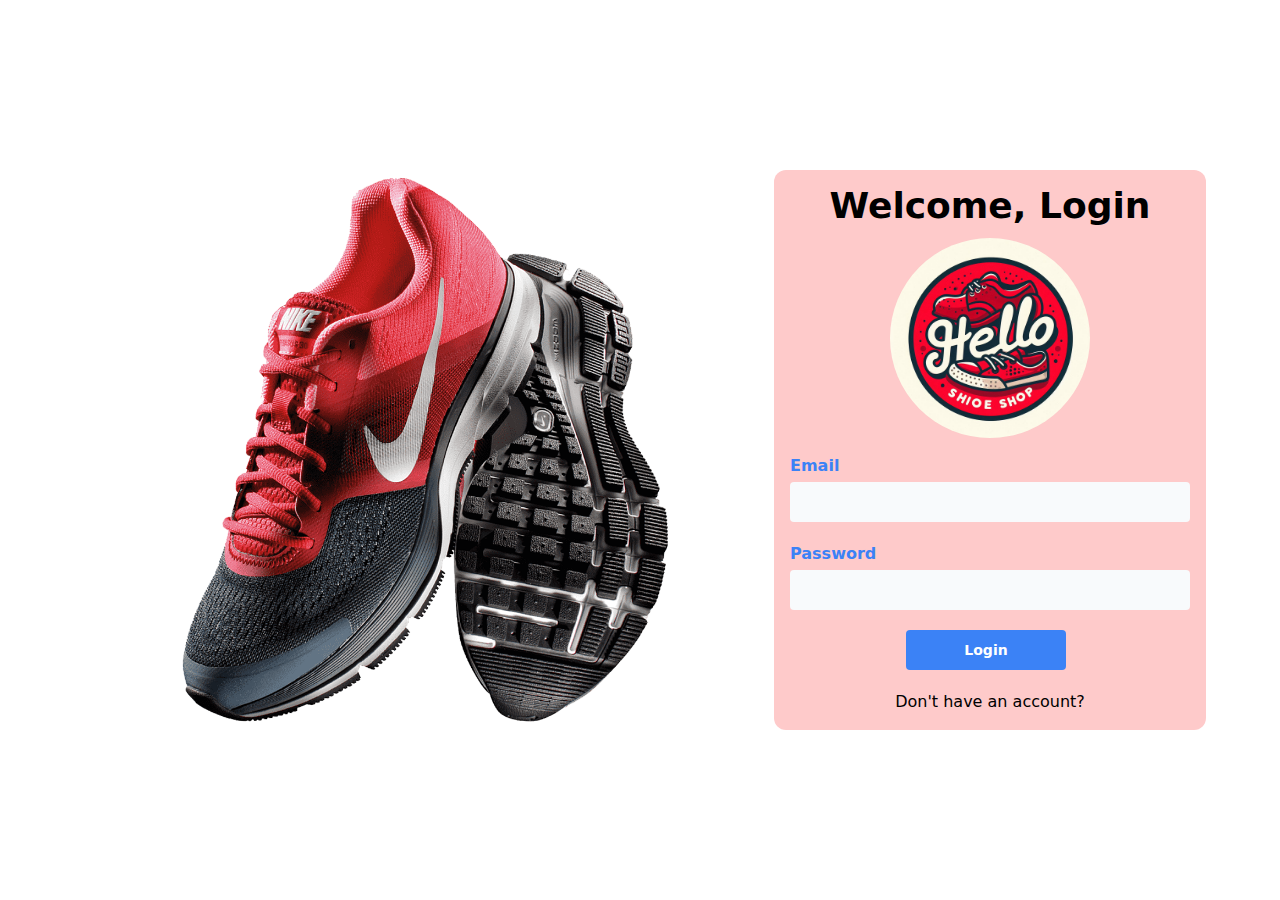
<file: index.html>
<!doctype html>
<html class="no-js scroll-smooth" lang="">

<head>
    <meta charset="utf-8">
    <meta content="width=device-width, initial-scale=1" name="viewport">
    <meta name="author" content="Chamod Dulanjana Perera">
    <meta name="description" content="This is a web application for Shoe management system">
    <meta
            property="og:image" content="./public/assets/img/logo.ico"/>
    <meta
            property="og:description" content="Hello Shoe"/>
    <meta property="og:title" content="Hello Shoe"/>
    <title>Hello Shoe System</title>
    <link href="./public/assets/css/style.css" rel="stylesheet">
    <link rel="icon" type="image/x-icon" href="./public/assets/img/logo.ico">
</head>

<body class="flex justify-center items-center min-h-screen overflow-x-hidden">
<div class="flex xl:hidden m-1 gap-5 flex-row items-center w-[30rem] rounded-xl bg-orange-100 text-red-700 p-4">
    <h2 class="font-bold text-3xl flex justify-center items-center text-center">Your Screen Size is No Supported</h2>
</div>
<div class="flex m-1 gap-5 flex-row items-center justify-centers transition-all duration-300 absolute top-0 right-[-100%] bg-orange-100 border-l-4 border-orange-500 text-orange-700 p-4"
     id="alert"
     role="alert">
    <div>
        <p class="font-bold">Be Warned</p>
        <p id="alertDescription">Something Went Wrong</p>
    </div>
    <button class="font-black hover:cursor-hand" id="alertCloseBtn">X</button>
</div>

<main class="xl:flex hidden justify-center items-center container transition-all duration-500 relative">
    <div style="width: 150px"></div>
    <img alt="bg" class="" src="./public/assets/img/logshoes.png" width="550px">
    <section class="flex-col flex rounded-xl items-center bg-red-200 shadow mx-auto my-auto relative w-fit h-fit lg:h-[35rem] justify-between">
        <h1 class="p-1 mt-3 text-4xl font-bold"><span class="text-purple-600">Welcome, </span>Login</h1>
        <div class="mt-2">
            <img alt="logo" class="rounded-full" src="./public/assets/img/logo.jpg" width="200px">
        </div>
        <form class="flex flex-col justify-evenly p-4 gap-5 w-fit h-fit items-center" id="loginForm">
            <label class="flex justify-evenly flex-col gap-1">
                <span class="text-blue-500 font-bold">Email</span>
                <input class="fld rounded focus:border-2 bg-slate-50 p-1 w-fit h-fit lg:h-[2.5rem] lg:w-[25rem] font-semibold hover:border-2 border-blue-500"
                       id="emailFld"
                       name="email" required type="email">
            </label>
            <label class="flex justify-evenly gap-1 flex-col">
                <span class="text-blue-500 font-bold">Password</span>
                <input class="fld rounded focus:border-2 bg-slate-50 p-1 w-fit h-fit lg:h-[2.5rem] lg:w-[25rem] border-blue-500 font-semibold hover:border-2"
                       id="passwordFld"
                       name="password" required type="password">
            </label>
            <button id="loginBtn" class="w-[10rem] flex bg-blue-500 hover:bg-blue-600 focus:ring-4 focus:outline-none focus:ring-blue-300 rounded text-sm px-5 py-2.5  mr-2 items-center text-center justify-center font-bold text-white"
                    type="submit">
                <svg id="btnLoadingAnimation" aria-hidden="true" class="hidden mr-3 w-4 h-4 text-white animate-spin"
                     fill="none" role="status"
                     viewBox="0 0 100 101" xmlns="http://www.w3.org/2000/svg">
                    <path d="M100 50.5908C100 78.2051 77.6142 100.591 50 100.591C22.3858 100.591 0 78.2051 0 50.5908C0 22.9766 22.3858 0.59082 50 0.59082C77.6142 0.59082 100 22.9766 100 50.5908ZM9.08144 50.5908C9.08144 73.1895 27.4013 91.5094 50 91.5094C72.5987 91.5094 90.9186 73.1895 90.9186 50.5908C90.9186 27.9921 72.5987 9.67226 50 9.67226C27.4013 9.67226 9.08144 27.9921 9.08144 50.5908Z"
                          fill="#E5E7EB"></path>
                    <path d="M93.9676 39.0409C96.393 38.4038 97.8624 35.9116 97.0079 33.5539C95.2932 28.8227 92.871 24.3692 89.8167 20.348C85.8452 15.1192 80.8826 10.7238 75.2124 7.41289C69.5422 4.10194 63.2754 1.94025 56.7698 1.05124C51.7666 0.367541 46.6976 0.446843 41.7345 1.27873C39.2613 1.69328 37.813 4.19778 38.4501 6.62326C39.0873 9.04874 41.5694 10.4717 44.0505 10.1071C47.8511 9.54855 51.7191 9.52689 55.5402 10.0491C60.8642 10.7766 65.9928 12.5457 70.6331 15.2552C75.2735 17.9648 79.3347 21.5619 82.5849 25.841C84.9175 28.9121 86.7997 32.2913 88.1811 35.8758C89.083 38.2158 91.5421 39.6781 93.9676 39.0409Z"
                          fill="currentColor"></path>
                </svg>
                Login
            </button>
            <div class="flex gap-10 flex-col justify-between mb-2 md:flex-row">
                <a class="text-md font-medium hover:text-blue-500" href="./public/directory/register.html">Don't have an account?</a>
            </div>
        </form>
    </section>
</main>
<script src="./public/assets/js/constant.js"></script>
<script src="https://ajax.googleapis.com/ajax/libs/jquery/3.7.1/jquery.min.js"></script>
<script src="./public/assets/js/index.js"></script>
</body>
</html>
</file>
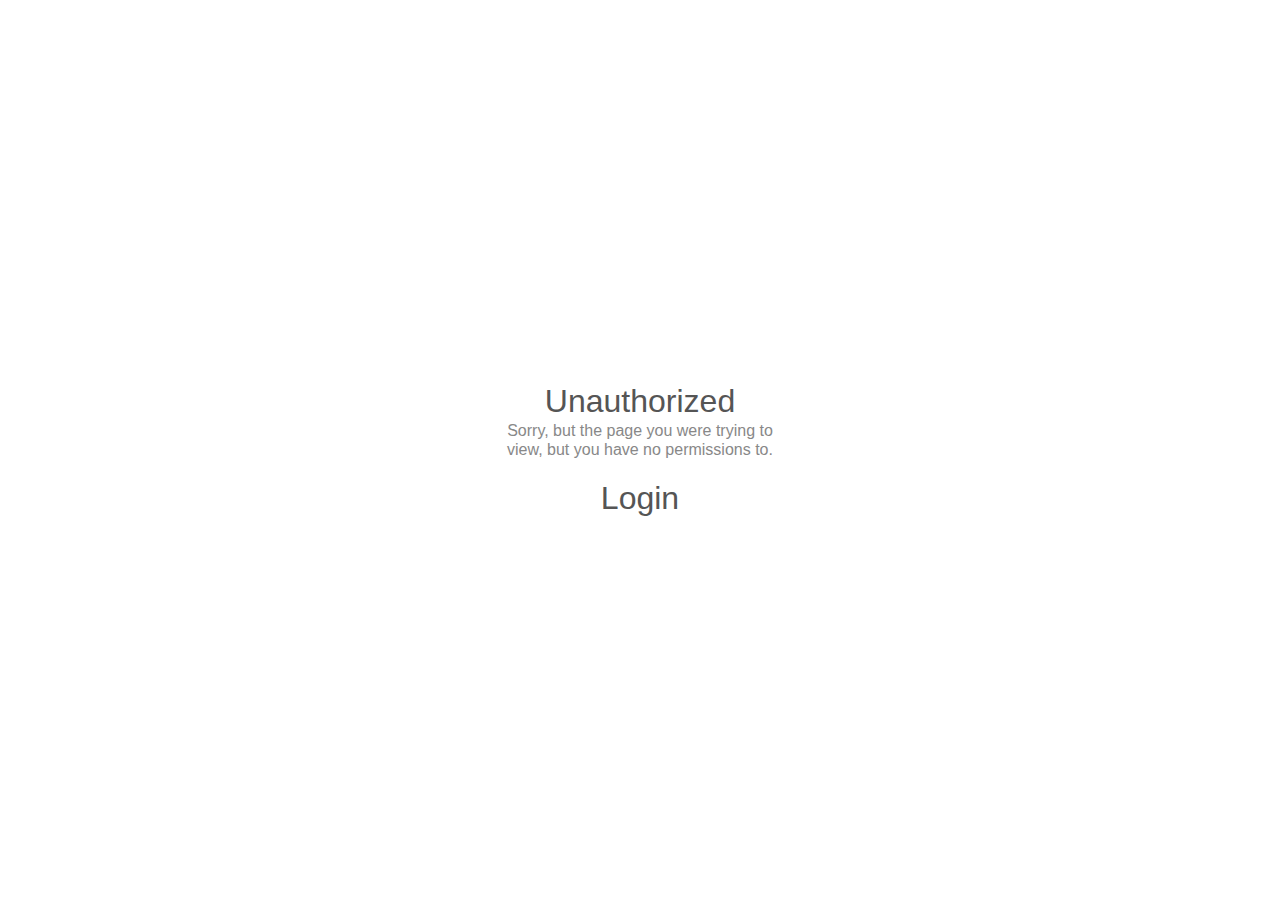
<file: public/Unauthorized.html>
<!doctype html>
<html lang="en">

<head>
  <meta charset="utf-8">
  <title>Page Not Found</title>
  <link rel="icon" type="image/x-icon" href="../assets/img/logo.ico">
  <link rel="stylesheet" href="./assets/css/style.css">
  <meta name="viewport" content="width=device-width, initial-scale=1">
  <style>
    * {
      line-height: 1.2;
      margin: 0;
    }

    html {
      color: #888;
      display: table;
      font-family: sans-serif;
      height: 100%;
      text-align: center;
      width: 100%;
    }

    body {
      display: table-cell;
      vertical-align: middle;
      margin: 2em auto;
    }

    h1,a {
      color: #555;
      font-size: 2em;
      font-weight: 400;
    }

    p {
      margin: 0 auto;
      width: 280px;
    }

    @media only screen and (max-width: 280px) {

      body,
      p {
        width: 95%;
      }

      h1, a {
        font-size: 1.5em;
        margin: 0 0 0.3em;
      }

    }
  </style>
</head>

<body>
  <h1>Unauthorized</h1>
  <p>Sorry, but the page you were trying to view, but you have no permissions to.</p>
  <div class="mt-5">
    <a href="/index.html" class="hover:border-b-2">Login</a>
  </div>
</body>

</html>
<!-- IE needs 512+ bytes: https://docs.microsoft.com/archive/blogs/ieinternals/friendly-http-error-pages -->
</file>
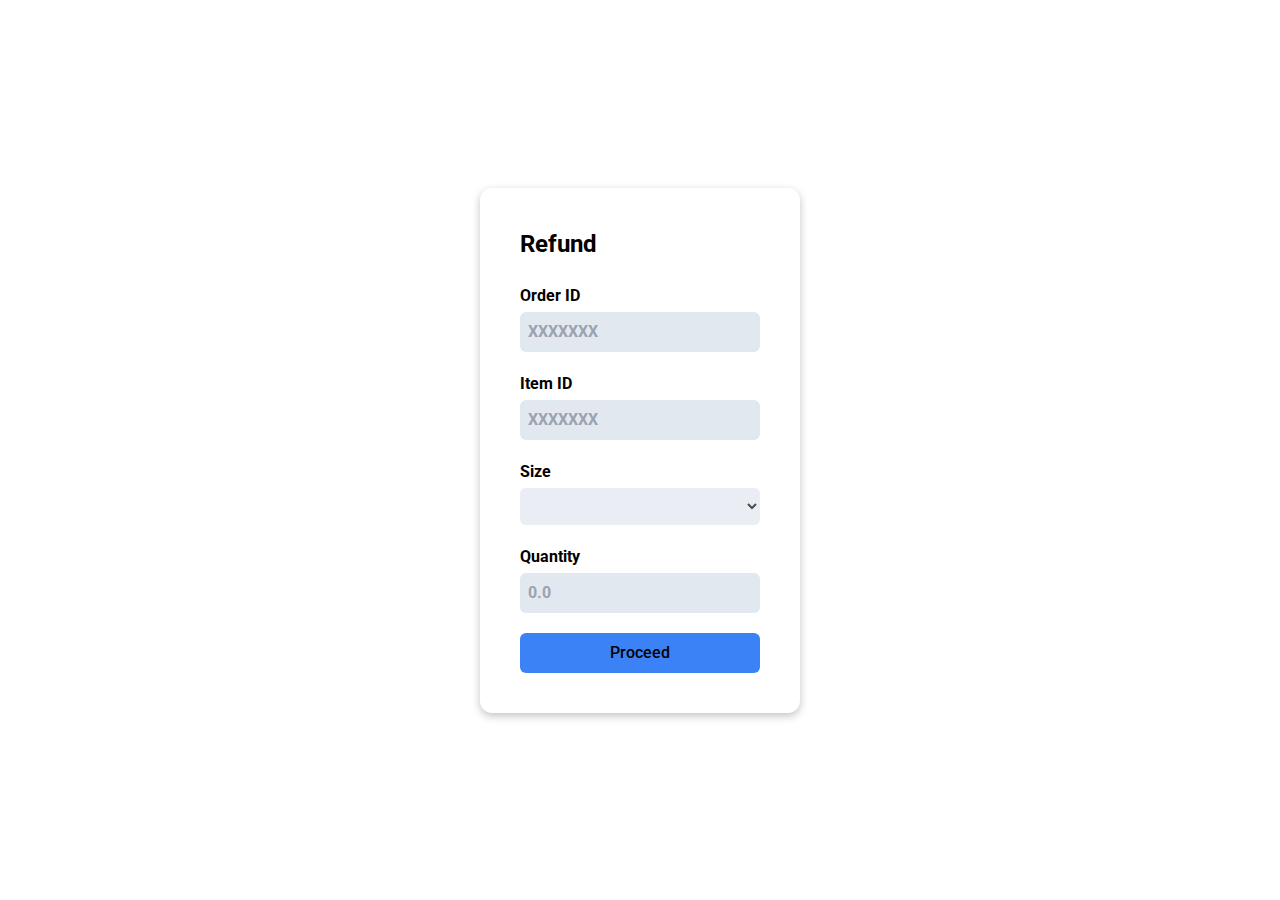
<file: public/directory/refund.html>
<!DOCTYPE html>
<html lang="en">
<head>
    <meta charset="UTF-8">
    <title>Refund</title>
    <link href="../assets/img/logo.ico" rel="icon" type="image/x-icon">

    <link href="../assets/css/style.css" rel="stylesheet">
    <meta
            content="width=device-width, initial-scale=1"
            name="viewport"
    />
    <link href="https://fonts.googleapis.com" rel="preconnect">
    <link crossorigin href="https://fonts.gstatic.com" rel="preconnect">
    <link href="https://fonts.googleapis.com/css2?family=Roboto:ital,wght@0,100;0,300;0,400;0,500;0,700;0,900;1,100;1,300;1,400;1,500;1,700;1,900&display=swap"
          rel="stylesheet">
<body class="min-h-screen min-w-screen flex justify-center items-center font-Roboto relative overflow-x-hidden">
<main class="flex xl:hidden m-1 gap-5 flex-row items-center w-[30rem] rounded-xl bg-orange-100 text-red-700 p-4">
    <h2 class="font-bold text-3xl flex justify-center items-center text-center">Your Screen Size is No Supported</h2>
</main>
<!--Success Alert-->
<div class="flex z-50 m-1 gap-5 flex-row items-center justify-centers transition-all duration-300 absolute top-0 right-[-100%] bg-green-100 border-l-4 border-green-500 text-green-700 p-4"
     id="success"
     role="alert">
    <div>
        <p class="font-bold">Complete</p>
        <p id="successDescription">Successfully</p>
    </div>
    <button class="font-black hover:cursor-hand" id="successCloseBtn">X</button>
</div>
<!--Alert Dialog-->
<div class="flex m-1 z-50 gap-5 flex-row items-center justify-centers transition-all duration-300 absolute top-0 right-[-100%] bg-orange-100 border-l-4 border-orange-500 text-orange-700 p-4"
     id="alert"
     role="alert">
    <div>
        <p class="font-bold">Be Warned</p>
        <p id="alertDescription">Something Went Wrong</p>
    </div>
    <button class="font-black hover:cursor-hand" id="alertCloseBtn">X</button>
</div>
<!--Credentials Verify-->
<div class="transition-all hidden z-50 duration-500 min-h-screen min-w-full overflow-x-hidden overflow-y-auto fixed top-4 left-0 right-0 justify-center items-center"
     id="adminVerifyDiv">
    <div class="fixed inset-0 bg-black bg-opacity-50">
        <div class="relative flex justify-center items-center min-h-screen">
            <div class="bg-white p-5 rounded-lg w-fit h-fit flex-col flex gap-4">
                <div class="justify-between items-center flex flex-row">
                    <h1 class="text-2xl font-bold">User</h1>
                    <button class="p-2 text-red-500 font-bold" id="closeAdminVerifyDiv">X</button>
                </div>
                <form class="flex flex-col gap-3 items-center" id="userVerifyForm">
                    <div class="flex flex-col justify-between gap-5">
                        <label class="flex flex-col gap-1">
                            <span class="font-bold">Email</span>
                            <input name="email" required id="emailFld" type="email" class="fld bg-slate-200 p-2 font-medium rounded-md h-[2.5rem] w-[15rem]" placeholder="Email">
                        </label>
                        <label class="flex flex-col gap-1">
                            <span class="font-bold">Password</span>
                            <input name="password" required id="passwordFld" type="password" class="fld bg-slate-200 p-2 font-medium rounded-md h-[2.5rem] w-[15rem]" placeholder="Password">
                        </label>
                        <button class="text-white bg-blue-700 hover:bg-blue-800 focus:ring-4 focus:outline-none focus:ring-blue-300 font-medium rounded text-sm px-5 py-2.5 text-center mr-2 dark:bg-blue-600 dark:hover:bg-blue-700 dark:focus:ring-blue-800 inline-flex items-center"
                                id="getInvoiceBtn" type="submit">
                            <svg aria-hidden="true" class="hidden mr-3 w-4 h-4 text-white animate-spin"
                                 fill="none"
                                 id="refundConfirmBtnLoadingAnimation" role="status"
                                 viewBox="0 0 100 101" xmlns="http://www.w3.org/2000/svg">
                                <path d="M100 50.5908C100 78.2051 77.6142 100.591 50 100.591C22.3858 100.591 0 78.2051 0 50.5908C0 22.9766 22.3858 0.59082 50 0.59082C77.6142 0.59082 100 22.9766 100 50.5908ZM9.08144 50.5908C9.08144 73.1895 27.4013 91.5094 50 91.5094C72.5987 91.5094 90.9186 73.1895 90.9186 50.5908C90.9186 27.9921 72.5987 9.67226 50 9.67226C27.4013 9.67226 9.08144 27.9921 9.08144 50.5908Z"
                                      fill="#E5E7EB"></path>
                                <path d="M93.9676 39.0409C96.393 38.4038 97.8624 35.9116 97.0079 33.5539C95.2932 28.8227 92.871 24.3692 89.8167 20.348C85.8452 15.1192 80.8826 10.7238 75.2124 7.41289C69.5422 4.10194 63.2754 1.94025 56.7698 1.05124C51.7666 0.367541 46.6976 0.446843 41.7345 1.27873C39.2613 1.69328 37.813 4.19778 38.4501 6.62326C39.0873 9.04874 41.5694 10.4717 44.0505 10.1071C47.8511 9.54855 51.7191 9.52689 55.5402 10.0491C60.8642 10.7766 65.9928 12.5457 70.6331 15.2552C75.2735 17.9648 79.3347 21.5619 82.5849 25.841C84.9175 28.9121 86.7997 32.2913 88.1811 35.8758C89.083 38.2158 91.5421 39.6781 93.9676 39.0409Z"
                                      fill="currentColor"></path>
                            </svg>
                            Confirm
                        </button>
                        <button type="reset" class="bg-red-500 rounded-md p-2">Cancel</button>
                    </div>
                </form>
            </div>
        </div>
    </div>
</div>

<main class="rounded-xl hidden xl:block shadow-custom p-10 w-[20rem]">
    <h1 class="text-2xl font-bold pb-6">Refund</h1>
    <div class="flex-col flex gap-5">
        <label class="flex flex-col gap-1 font-bold">
            <span class="flex flex-col gap-1 font-bold">Order ID</span>
            <div class="flex flex-row">
                <input type="text" class="rounded-md uppercase hover:border-2  bg-slate-200 h-[2.5rem] border-blue-500 p-2 w-[15rem]" id="refundOrderIdFld" placeholder="XXXXXXX">
                <div class="py-2 hidden px-4 justify-center items-center text-blue-500 w-full transition ease-in duration-200 text-center text-base font-semibold"
                     id="orderIdLoadingAnimation">
                    <svg class="mr-2 animate-spin" fill="currentColor" height="20" viewBox="0 0 1792 1792"
                         width="20" xmlns="http://www.w3.org/2000/svg">
                        <path d="M526 1394q0 53-37.5 90.5t-90.5 37.5q-52 0-90-38t-38-90q0-53 37.5-90.5t90.5-37.5 90.5 37.5 37.5 90.5zm498 206q0 53-37.5 90.5t-90.5 37.5-90.5-37.5-37.5-90.5 37.5-90.5 90.5-37.5 90.5 37.5 37.5 90.5zm-704-704q0 53-37.5 90.5t-90.5 37.5-90.5-37.5-37.5-90.5 37.5-90.5 90.5-37.5 90.5 37.5 37.5 90.5zm1202 498q0 52-38 90t-90 38q-53 0-90.5-37.5t-37.5-90.5 37.5-90.5 90.5-37.5 90.5 37.5 37.5 90.5zm-964-996q0 66-47 113t-113 47-113-47-47-113 47-113 113-47 113 47 47 113zm1170 498q0 53-37.5 90.5t-90.5 37.5-90.5-37.5-37.5-90.5 37.5-90.5 90.5-37.5 90.5 37.5 37.5 90.5zm-640-704q0 80-56 136t-136 56-136-56-56-136 56-136 136-56 136 56 56 136zm530 206q0 93-66 158.5t-158 65.5q-93 0-158.5-65.5t-65.5-158.5q0-92 65.5-158t158.5-66q92 0 158 66t66 158z">
                        </path>
                    </svg>
                </div>
                <div class="hidden justify-center items-center" id="orderIdConfirmMark">
                    <svg height="32px" viewBox="0 0 48 48" width="32px" xmlns="http://www.w3.org/2000/svg">
                        <path d="M44,24c0,11.045-8.955,20-20,20S4,35.045,4,24S12.955,4,24,4S44,12.955,44,24z"
                              fill="#c8e6c9"/>
                        <path d="M34.586,14.586l-13.57,13.586l-5.602-5.586l-2.828,2.828l8.434,8.414l16.395-16.414L34.586,14.586z"
                              fill="#4caf50"/>
                    </svg>
                </div>
            </div>
        </label>
        <label class="flex flex-col gap-1 font-bold">
            <span class="flex flex-col gap-1 font-bold">Item ID</span>
            <div class="flex flex-row">
                <input type="text" disabled class="dFld uppercase rounded-md  bg-slate-200 h-[2.5rem] border-blue-500 p-2 w-[15rem]" id="itemIdFld" placeholder="XXXXXXX">
                <div class="hidden py-2 px-4 justify-center items-center text-blue-500 w-full transition ease-in duration-200 text-center text-base font-semibold"
                     id="itemIdLoadingAnimation">
                    <svg class="mr-2 animate-spin" fill="currentColor" height="20" viewBox="0 0 1792 1792"
                         width="20" xmlns="http://www.w3.org/2000/svg">
                        <path d="M526 1394q0 53-37.5 90.5t-90.5 37.5q-52 0-90-38t-38-90q0-53 37.5-90.5t90.5-37.5 90.5 37.5 37.5 90.5zm498 206q0 53-37.5 90.5t-90.5 37.5-90.5-37.5-37.5-90.5 37.5-90.5 90.5-37.5 90.5 37.5 37.5 90.5zm-704-704q0 53-37.5 90.5t-90.5 37.5-90.5-37.5-37.5-90.5 37.5-90.5 90.5-37.5 90.5 37.5 37.5 90.5zm1202 498q0 52-38 90t-90 38q-53 0-90.5-37.5t-37.5-90.5 37.5-90.5 90.5-37.5 90.5 37.5 37.5 90.5zm-964-996q0 66-47 113t-113 47-113-47-47-113 47-113 113-47 113 47 47 113zm1170 498q0 53-37.5 90.5t-90.5 37.5-90.5-37.5-37.5-90.5 37.5-90.5 90.5-37.5 90.5 37.5 37.5 90.5zm-640-704q0 80-56 136t-136 56-136-56-56-136 56-136 136-56 136 56 56 136zm530 206q0 93-66 158.5t-158 65.5q-93 0-158.5-65.5t-65.5-158.5q0-92 65.5-158t158.5-66q92 0 158 66t66 158z">
                        </path>
                    </svg>
                </div>
                <div class="hidden justify-center items-center" id="itemIdConfirmMark">
                    <svg height="32px" viewBox="0 0 48 48" width="32px" xmlns="http://www.w3.org/2000/svg">
                        <path d="M44,24c0,11.045-8.955,20-20,20S4,35.045,4,24S12.955,4,24,4S44,12.955,44,24z"
                              fill="#c8e6c9"/>
                        <path d="M34.586,14.586l-13.57,13.586l-5.602-5.586l-2.828,2.828l8.434,8.414l16.395-16.414L34.586,14.586z"
                              fill="#4caf50"/>
                    </svg>
                </div>
            </div>
        </label>
        <label class="flex flex-col gap-1">
            <span class="flex flex-col gap-1 font-bold">Size</span>
            <select class="dFld rounded-md bg-slate-200 h-fit font-medium  border-blue-500  w-[15rem] p-2 " id="sizeSelect" disabled required>
            </select>
        </label>
        <label class="flex flex-col gap-1 font-bold">
            <span class="flex flex-col gap-1 font-bold">Quantity</span>
            <input type="number" disabled class="dFld border-blue-500  rounded-md p-2 bg-slate-200 h-[2.5rem] w-[15rem]" placeholder="0.0" id="qtyFld">
        </label>
    </div>
    <button class="bg-blue-500 text-black hover:bg-blue-600 font-medium p-2 rounded-md w-[15rem] mt-5" id="proceedBtn">Proceed</button>
</main>
<script src="https://ajax.googleapis.com/ajax/libs/jquery/3.7.1/jquery.min.js"></script>
<script src="../assets/js/constant.js"></script>
<script src="../assets/js/refund.js"></script>
</body>
</html>
</file>
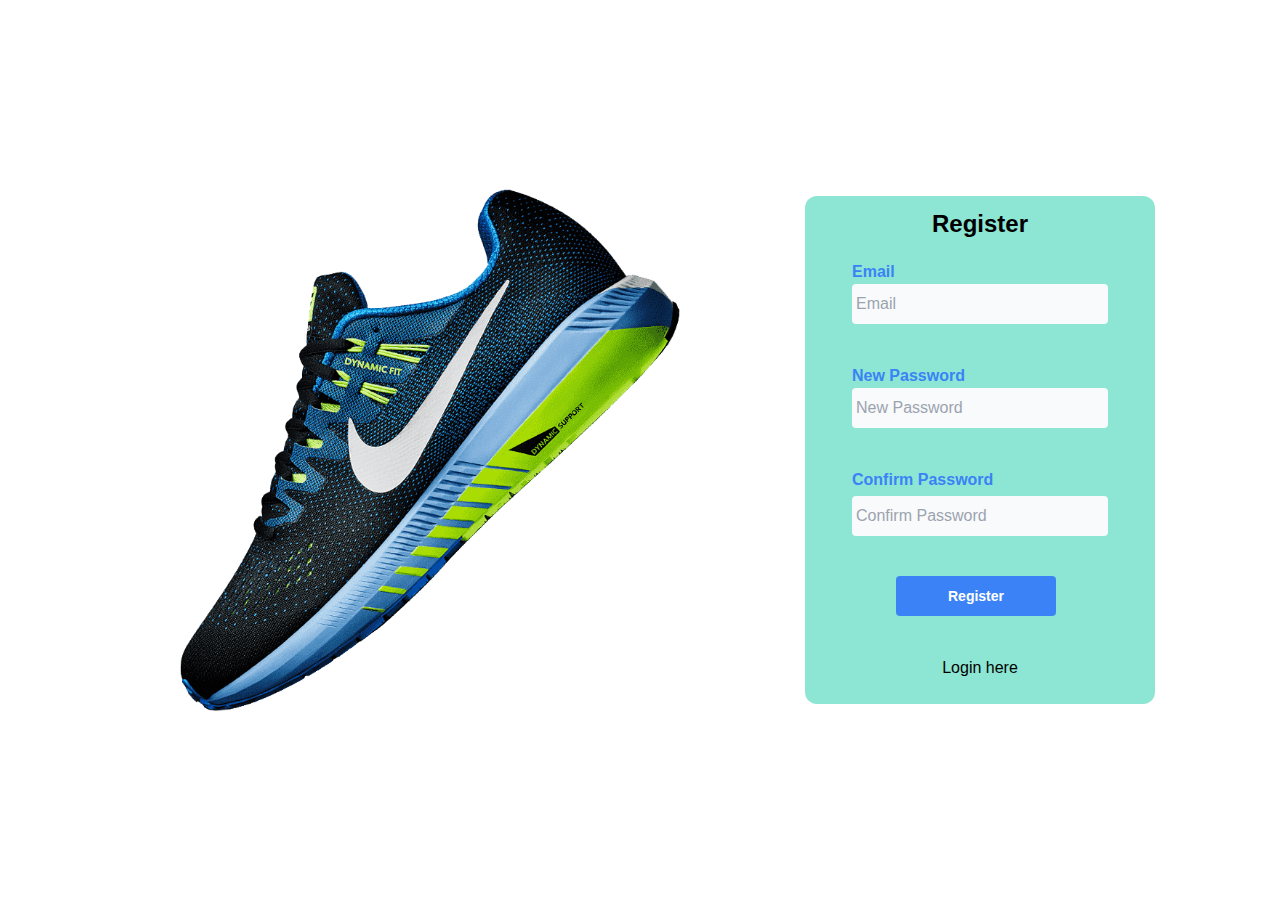
<file: public/directory/register.html>
<!DOCTYPE html>
<html lang="en">
<head>
    <meta charset="UTF-8">
    <title>Sign Up</title>
    <link rel="icon" type="image/x-icon" href="../assets/img/logo.ico">
    <link href="../assets/css/style.css" rel="stylesheet">
    <meta
            content="width=device-width, initial-scale=1"
            name="viewport"
    />
</head>
<body>
<main class="flex xl:hidden m-1 gap-5 flex-row items-center w-[30rem] rounded-xl bg-orange-100 text-red-700 p-4">
    <h2 class="font-bold text-3xl flex justify-center items-center text-center">Your Screen Size is No Supported</h2>
</main>
<main class="xl:flex hidden justify-center items-center min-h-screen transition-all duration-500 relative overflow-x-hidden font-Roboto">
    <div style="width: 180px">
    </div>
    <div class="ml-52 relative right-36">
        <img alt="bgi" class="" src="../assets/img/shoes.png" width="500px">
    </div>
    <div class="flex m-1 gap-5 flex-row items-center justify-centers transition-all duration-300 absolute top-0 right-[-100%] bg-orange-100 border-l-4 border-orange-500 text-orange-700 p-4"
         id="alert"
         role="alert">
        <div>
            <p class="font-bold">Be Warned</p>
            <p id="alertDescription">Something Went Wrong</p>
        </div>
        <button class="font-black hover:cursor-hand" id="alertCloseBtn">X</button>
    </div>
    <div class="flex m-1 gap-5 flex-row items-center justify-centers transition-all duration-300 absolute top-0 right-[-100%] bg-green-100 border-l-4 border-green-500 text-green-700 p-4"
         id="success"
         role="alert">
        <div>
            <p class="font-bold">Successful</p>
            <p id="successDescription">
                You have successfully registered. Please login.
            </p>
        </div>
        <button class="font-black hover:cursor-hand" id="successCloseBtn">X</button>
    </div>
    <section
            class="flex-col flex rounded-xl items-center w-fit h-fit  shadow mx-auto my-auto relative" id="reg" >
        <h1 class="p-1 pt-3 text-2xl font-bold">Register</h1>
        <form class="flex flex-col justify-evenly p-4 gap-10" id="registerForm">
            <label class="flex justify-between flex-col ">
                <span class="text-blue-500 font-bold">Email</span>
                <input class="rounded fld bg-slate-50 p-1 font-light border-blue-500 hover:border-2 lg:h-[2.5rem]  lg:w-[16rem]"
                       id="emailFld"
                       name="email"
                       placeholder="Email" type="email">
            </label>

            <label class="flex justify-between flex-col">
                <span class="font-bold text-blue-500">New Password</span>
                <input class="rounded fld bg-slate-50 p-1 lg:w-[16rem] lg:h-[2.5rem]  font-light border-blue-500 hover:border-2"
                       id="password1Fld"
                       name="password1"
                       placeholder="New Password"
                       type="password"
                >
            </label>
            <label class="flex justify-between gap-1 flex-col">
                <span class="font-bold text-blue-500">Confirm Password</span>
                <input class="fld rounded bg-slate-50 lg:w-[16rem] lg:h-[2.5rem] p-1 font-light border-blue-500 hover:border-2"
                       id="password2Fld"
                       name="password2"
                       placeholder="Confirm Password"
                       type="password"
                >
            </label>

            <div class="flex justify-center items-center">
                <button id="registerBtn"
                        class="w-[10rem] flex bg-blue-500 hover:bg-blue-600 focus:ring-4 focus:outline-none focus:ring-blue-300 rounded text-sm px-5 py-2.5  mr-2 items-center text-center justify-center font-bold text-white"
                        type="submit">
                    <svg id="btnLoadingAnimation" aria-hidden="true" class="hidden mr-3 w-4 h-4 text-white animate-spin"
                         fill="none" role="status"
                         viewBox="0 0 100 101" xmlns="http://www.w3.org/2000/svg">
                        <path d="M100 50.5908C100 78.2051 77.6142 100.591 50 100.591C22.3858 100.591 0 78.2051 0 50.5908C0 22.9766 22.3858 0.59082 50 0.59082C77.6142 0.59082 100 22.9766 100 50.5908ZM9.08144 50.5908C9.08144 73.1895 27.4013 91.5094 50 91.5094C72.5987 91.5094 90.9186 73.1895 90.9186 50.5908C90.9186 27.9921 72.5987 9.67226 50 9.67226C27.4013 9.67226 9.08144 27.9921 9.08144 50.5908Z"
                              fill="#E5E7EB"></path>
                        <path d="M93.9676 39.0409C96.393 38.4038 97.8624 35.9116 97.0079 33.5539C95.2932 28.8227 92.871 24.3692 89.8167 20.348C85.8452 15.1192 80.8826 10.7238 75.2124 7.41289C69.5422 4.10194 63.2754 1.94025 56.7698 1.05124C51.7666 0.367541 46.6976 0.446843 41.7345 1.27873C39.2613 1.69328 37.813 4.19778 38.4501 6.62326C39.0873 9.04874 41.5694 10.4717 44.0505 10.1071C47.8511 9.54855 51.7191 9.52689 55.5402 10.0491C60.8642 10.7766 65.9928 12.5457 70.6331 15.2552C75.2735 17.9648 79.3347 21.5619 82.5849 25.841C84.9175 28.9121 86.7997 32.2913 88.1811 35.8758C89.083 38.2158 91.5421 39.6781 93.9676 39.0409Z"
                              fill="currentColor"></path>
                    </svg>
                    Register
                </button>
            </div>
            <div class="flex flex-col justify-between md:flex-col mb-2 mt-0 items-center">
                <a class="text-md lg:hover:text-blue-500 font-medium" href="../../index.html">Login here</a>
            </div>
        </form>

    </section>
</main>
<script src="../assets/js/constant.js"></script>
<script src="https://ajax.googleapis.com/ajax/libs/jquery/3.7.1/jquery.min.js"></script>
<script src="../assets/js/register.js"></script>
</body>
</html>
</file>
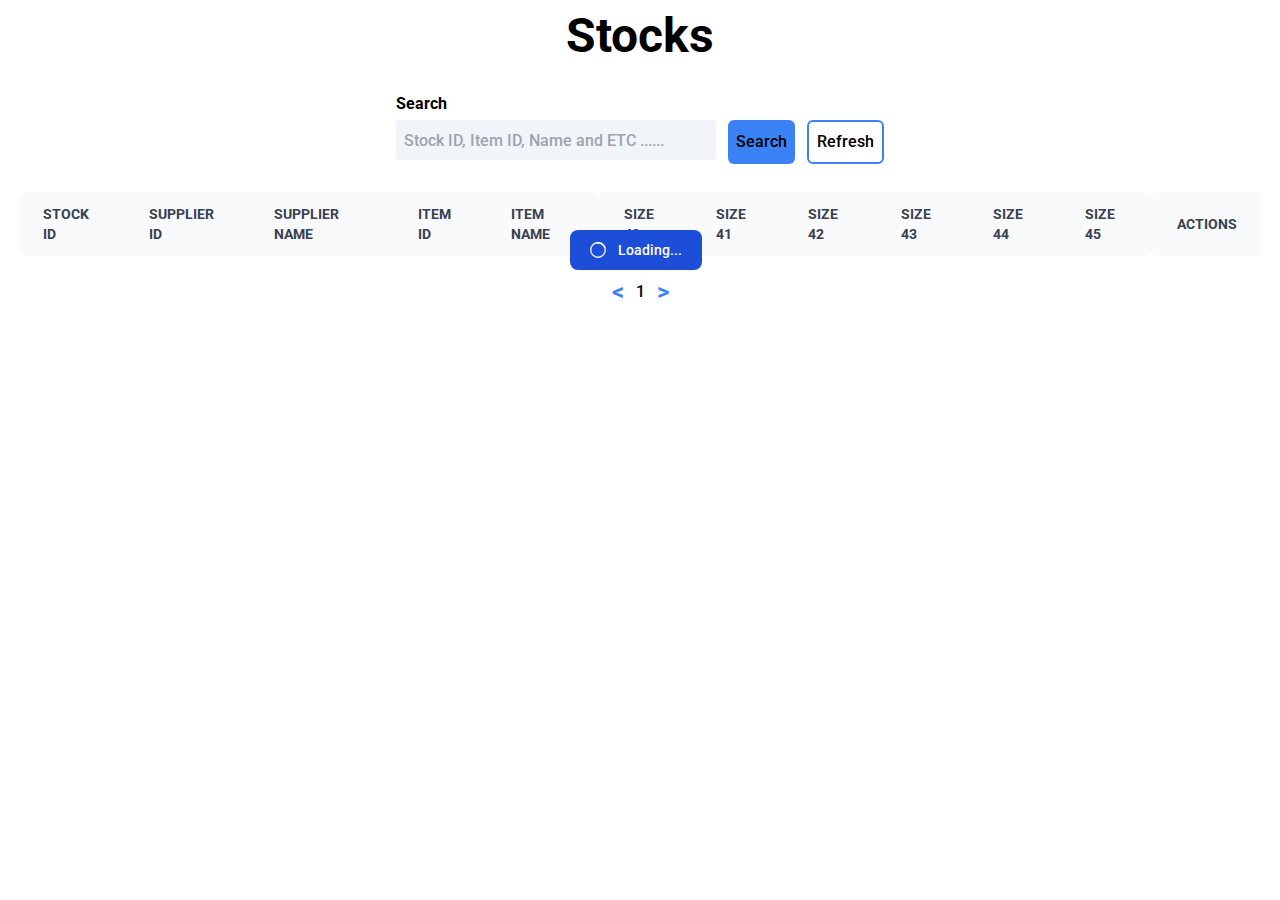
<file: public/directory/stock.html>
<!DOCTYPE html>
<html lang="en">
<head>
    <meta charset="UTF-8">
    <title>Stocks</title>
    <link rel="icon" type="image/x-icon" href="../assets/img/logo.ico">
    <link href="../assets/css/style.css" rel="stylesheet">
    <meta
            content="width=device-width, initial-scale=1"
            name="viewport"
    />
    <link href="https://fonts.googleapis.com" rel="preconnect">
    <link crossorigin href="https://fonts.gstatic.com" rel="preconnect">
    <link href="https://fonts.googleapis.com/css2?family=Roboto:ital,wght@0,100;0,300;0,400;0,500;0,700;0,900;1,100;1,300;1,400;1,500;1,700;1,900&display=swap"
          rel="stylesheet">
</head>
<body class="relative overflow-x-hidden font-Roboto">
<main class="flex xl:hidden m-1 gap-5 flex-row items-center w-[30rem] rounded-xl bg-orange-100 text-red-700 p-4">
    <h2 class="font-bold text-3xl flex justify-center items-center text-center">Your Screen Size is No Supported</h2>
</main>

<div class="flex m-1 gap-5 flex-row z-10 items-center justify-centers transition-all duration-300 absolute top-0 right-[-100%] bg-orange-100 border-l-4 border-orange-500 text-orange-700 p-4"
     id="alert"
     role="alert">
    <div>
        <p class="font-bold">Be Warned</p>
        <p id="alertDescription">Something Went Wrong</p>
    </div>
    <button class="font-black hover:cursor-hand" id="alertCloseBtn">X</button>
</div>
<div class="flex m-1 z-10 gap-5 flex-row items-center justify-centers transition-all duration-300 absolute top-0 right-[-100%] bg-green-100 border-l-4 border-green-500 text-green-700 p-4"
     id="success"
     role="alert">
    <div>
        <p class="font-bold">Complete</p>
        <p id="successDescription">Successfully</p>
    </div>
    <button class="font-black hover:cursor-hand" id="successCloseBtn">X</button>
</div>

<main class="min-h-screen hidden relative xl:flex xl:flex-col gap-3">
    <section class="flex flex-col gap-8  min-w-full justify-center items-center">
        <h1 class="text-5xl font-bold mt-3">Stocks</h1>
        <label class="flex flex-col gap-1">
            <span class="font-bold">Search</span>
            <div class="flex flex-row gap-3">
                <input class="p-2 font-medium bg-slate-100 rounded h-[2.5rem] w-[20rem] hover:border-2 border-blue-500" placeholder="Stock ID, Item ID, Name and ETC ......" id="stockSearchFld">
                <button class="bg-blue-500 hover:bg-blue-600 rounded-md p-2 font-medium" id="stockSearchBtn">Search</button>
                <button class="border-blue-500 hover:bg-blue-600 border-2 rounded-md p-2 font-medium" id="stocksRefreshBtn">Refresh</button>
            </div>
        </label>
    </section>
    <section class="p-2 m-2 flex-col flex items-center gap-5 relative">
        <div class="absolute top-1/2 left-1/2 transform -translate-x-1/2 -translate-y-1/2 hidden"
             id="stockTableLoadingAnimation">
            <button class="text-white bg-blue-700 hover:bg-blue-800 focus:ring-4 focus:ring-blue-300 font-medium rounded-lg text-sm px-5 py-2.5 text-center me-2 dark:bg-blue-600 dark:hover:bg-blue-700 dark:focus:ring-blue-800 inline-flex items-center"
                    disabled
                    type="button">
                <svg aria-hidden="true" class="inline w-4 h-4 me-3 text-white animate-spin" fill="none"
                     role="status" viewBox="0 0 100 101" xmlns="http://www.w3.org/2000/svg">
                    <path d="M100 50.5908C100 78.2051 77.6142 100.591 50 100.591C22.3858 100.591 0 78.2051 0 50.5908C0 22.9766 22.3858 0.59082 50 0.59082C77.6142 0.59082 100 22.9766 100 50.5908ZM9.08144 50.5908C9.08144 73.1895 27.4013 91.5094 50 91.5094C72.5987 91.5094 90.9186 73.1895 90.9186 50.5908C90.9186 27.9921 72.5987 9.67226 50 9.67226C27.4013 9.67226 9.08144 27.9921 9.08144 50.5908Z"
                          fill="#E5E7EB"/>
                    <path d="M93.9676 39.0409C96.393 38.4038 97.8624 35.9116 97.0079 33.5539C95.2932 28.8227 92.871 24.3692 89.8167 20.348C85.8452 15.1192 80.8826 10.7238 75.2124 7.41289C69.5422 4.10194 63.2754 1.94025 56.7698 1.05124C51.7666 0.367541 46.6976 0.446843 41.7345 1.27873C39.2613 1.69328 37.813 4.19778 38.4501 6.62326C39.0873 9.04874 41.5694 10.4717 44.0505 10.1071C47.8511 9.54855 51.7191 9.52689 55.5402 10.0491C60.8642 10.7766 65.9928 12.5457 70.6331 15.2552C75.2735 17.9648 79.3347 21.5619 82.5849 25.841C84.9175 28.9121 86.7997 32.2913 88.1811 35.8758C89.083 38.2158 91.5421 39.6781 93.9676 39.0409Z"
                          fill="currentColor"/>
                </svg>
                Loading...
            </button>
        </div>
        <div class="overflow-auto w-[97vw]">
            <table class="w-full shadow-md text-md text-left rtl:text-right">
                <thead>
                <tr class="text-left text-sm text-gray-700 uppercase bg-gray-50">
                    <th class="px-6 rounded-s-lg py-3w-[15vw]" scope="col">
                        Stock ID
                    </th>
                    <th class="px-6 py-3" scope="col">
                        Supplier ID
                    </th>
                    <th class="px-6 py-3" scope="col">
                        Supplier Name
                    </th>
                    <th class="px-6 py-3" scope="col">
                        Item ID
                    </th>
                    <th class="px-6 rounded-e-lg py-3" scope="col">
                        Item Name
                    </th>
                    <th class="px-6 py-3" scope="col">
                        Size 40
                    </th>
                    <th class="px-6 py-3" scope="col">
                        Size 41
                    </th>
                    <th class="px-6 py-3" scope="col">
                        Size 42
                    </th>
                    <th class="px-6 py-3" scope="col">
                        Size 43
                    </th>
                    <th class="px-6 py-3" scope="col">
                        Size 44
                    </th>
                    <th class="px-6 rounded-e-lg py-3" scope="col">
                        Size 45
                    </th>
                    <th class="px-6 py-3" scope="col">
                        Actions
                    </th>
                </tr>
                </thead>
                <tbody id="stockTableBody">
                <!-- Table body content goes here -->
                </tbody>
            </table>
        </div>
        <div class="flex-row flex justify-center items-center gap-3">
            <button class="font-bold text-blue-500 hover:text-blue-600 text-2xl" id="stockBackwardBtn" value="prev" onclick="navigateStockTable(this.value)"><</button>
            <p id="stockPageCountFld" class="font-medium">1</p>
            <button class="font-bold text-blue-500 hover:text-blue-600 text-2xl" id="stockForwardBtn" value="next" onclick="navigateStockTable(this.value)">></button>
        </div>
    </section>
</main>
<script src="https://ajax.googleapis.com/ajax/libs/jquery/3.7.1/jquery.min.js"></script>
<script src="../assets/js/constant.js"></script>
<script src="../assets/js/stock.js"></script>
</body>
</html>
</file>
<file: public/assets/css/style.css>
/*
! tailwindcss v3.4.3 | MIT License | https://tailwindcss.com
*/

/*
1. Prevent padding and border from affecting element width. (https://github.com/mozdevs/cssremedy/issues/4)
2. Allow adding a border to an element by just adding a border-width. (https://github.com/tailwindcss/tailwindcss/pull/116)
*/

*,
::before,
::after {
  box-sizing: border-box;
  /* 1 */
  border-width: 0;
  /* 2 */
  border-style: solid;
  /* 2 */
  border-color: #e5e7eb;
  /* 2 */
}

::before,
::after {
  --tw-content: '';
}

/*
1. Use a consistent sensible line-height in all browsers.
2. Prevent adjustments of font size after orientation changes in iOS.
3. Use a more readable tab size.
4. Use the user's configured `sans` font-family by default.
5. Use the user's configured `sans` font-feature-settings by default.
6. Use the user's configured `sans` font-variation-settings by default.
7. Disable tap highlights on iOS
*/

html,
:host {
  line-height: 1.5;
  /* 1 */
  -webkit-text-size-adjust: 100%;
  /* 2 */
  -moz-tab-size: 4;
  /* 3 */
  -o-tab-size: 4;
     tab-size: 4;
  /* 3 */
  font-family: ui-sans-serif, system-ui, sans-serif, "Apple Color Emoji", "Segoe UI Emoji", "Segoe UI Symbol", "Noto Color Emoji";
  /* 4 */
  font-feature-settings: normal;
  /* 5 */
  font-variation-settings: normal;
  /* 6 */
  -webkit-tap-highlight-color: transparent;
  /* 7 */
}

/*
1. Remove the margin in all browsers.
2. Inherit line-height from `html` so users can set them as a class directly on the `html` element.
*/

body {
  margin: 0;
  /* 1 */
  line-height: inherit;
  /* 2 */
}

/*
1. Add the correct height in Firefox.
2. Correct the inheritance of border color in Firefox. (https://bugzilla.mozilla.org/show_bug.cgi?id=190655)
3. Ensure horizontal rules are visible by default.
*/

hr {
  height: 0;
  /* 1 */
  color: inherit;
  /* 2 */
  border-top-width: 1px;
  /* 3 */
}

/*
Add the correct text decoration in Chrome, Edge, and Safari.
*/

abbr:where([title]) {
  -webkit-text-decoration: underline dotted;
          text-decoration: underline dotted;
}

/*
Remove the default font size and weight for headings.
*/

h1,
h2,
h3,
h4,
h5,
h6 {
  font-size: inherit;
  font-weight: inherit;
}

/*
Reset links to optimize for opt-in styling instead of opt-out.
*/

a {
  color: inherit;
  text-decoration: inherit;
}

/*
Add the correct font weight in Edge and Safari.
*/

b,
strong {
  font-weight: bolder;
}

/*
1. Use the user's configured `mono` font-family by default.
2. Use the user's configured `mono` font-feature-settings by default.
3. Use the user's configured `mono` font-variation-settings by default.
4. Correct the odd `em` font sizing in all browsers.
*/

code,
kbd,
samp,
pre {
  font-family: ui-monospace, SFMono-Regular, Menlo, Monaco, Consolas, "Liberation Mono", "Courier New", monospace;
  /* 1 */
  font-feature-settings: normal;
  /* 2 */
  font-variation-settings: normal;
  /* 3 */
  font-size: 1em;
  /* 4 */
}

/*
Add the correct font size in all browsers.
*/

small {
  font-size: 80%;
}

/*
Prevent `sub` and `sup` elements from affecting the line height in all browsers.
*/

sub,
sup {
  font-size: 75%;
  line-height: 0;
  position: relative;
  vertical-align: baseline;
}

sub {
  bottom: -0.25em;
}

sup {
  top: -0.5em;
}

/*
1. Remove text indentation from table contents in Chrome and Safari. (https://bugs.chromium.org/p/chromium/issues/detail?id=999088, https://bugs.webkit.org/show_bug.cgi?id=201297)
2. Correct table border color inheritance in all Chrome and Safari. (https://bugs.chromium.org/p/chromium/issues/detail?id=935729, https://bugs.webkit.org/show_bug.cgi?id=195016)
3. Remove gaps between table borders by default.
*/

table {
  text-indent: 0;
  /* 1 */
  border-color: inherit;
  /* 2 */
  border-collapse: collapse;
  /* 3 */
}

/*
1. Change the font styles in all browsers.
2. Remove the margin in Firefox and Safari.
3. Remove default padding in all browsers.
*/

button,
input,
optgroup,
select,
textarea {
  font-family: inherit;
  /* 1 */
  font-feature-settings: inherit;
  /* 1 */
  font-variation-settings: inherit;
  /* 1 */
  font-size: 100%;
  /* 1 */
  font-weight: inherit;
  /* 1 */
  line-height: inherit;
  /* 1 */
  letter-spacing: inherit;
  /* 1 */
  color: inherit;
  /* 1 */
  margin: 0;
  /* 2 */
  padding: 0;
  /* 3 */
}

/*
Remove the inheritance of text transform in Edge and Firefox.
*/

button,
select {
  text-transform: none;
}

/*
1. Correct the inability to style clickable types in iOS and Safari.
2. Remove default button styles.
*/

button,
input:where([type='button']),
input:where([type='reset']),
input:where([type='submit']) {
  -webkit-appearance: button;
  /* 1 */
  background-color: transparent;
  /* 2 */
  background-image: none;
  /* 2 */
}

/*
Use the modern Firefox focus style for all focusable elements.
*/

:-moz-focusring {
  outline: auto;
}

/*
Remove the additional `:invalid` styles in Firefox. (https://github.com/mozilla/gecko-dev/blob/2f9eacd9d3d995c937b4251a5557d95d494c9be1/layout/style/res/forms.css#L728-L737)
*/

:-moz-ui-invalid {
  box-shadow: none;
}

/*
Add the correct vertical alignment in Chrome and Firefox.
*/

progress {
  vertical-align: baseline;
}

/*
Correct the cursor style of increment and decrement buttons in Safari.
*/

::-webkit-inner-spin-button,
::-webkit-outer-spin-button {
  height: auto;
}

/*
1. Correct the odd appearance in Chrome and Safari.
2. Correct the outline style in Safari.
*/

[type='search'] {
  -webkit-appearance: textfield;
  /* 1 */
  outline-offset: -2px;
  /* 2 */
}

/*
Remove the inner padding in Chrome and Safari on macOS.
*/

::-webkit-search-decoration {
  -webkit-appearance: none;
}

/*
1. Correct the inability to style clickable types in iOS and Safari.
2. Change font properties to `inherit` in Safari.
*/

::-webkit-file-upload-button {
  -webkit-appearance: button;
  /* 1 */
  font: inherit;
  /* 2 */
}

/*
Add the correct display in Chrome and Safari.
*/

summary {
  display: list-item;
}

/*
Removes the default spacing and border for appropriate elements.
*/

blockquote,
dl,
dd,
h1,
h2,
h3,
h4,
h5,
h6,
hr,
figure,
p,
pre {
  margin: 0;
}

fieldset {
  margin: 0;
  padding: 0;
}

legend {
  padding: 0;
}

ol,
ul,
menu {
  list-style: none;
  margin: 0;
  padding: 0;
}

/*
Reset default styling for dialogs.
*/

dialog {
  padding: 0;
}

/*
Prevent resizing textareas horizontally by default.
*/

textarea {
  resize: vertical;
}

/*
1. Reset the default placeholder opacity in Firefox. (https://github.com/tailwindlabs/tailwindcss/issues/3300)
2. Set the default placeholder color to the user's configured gray 400 color.
*/

input::-moz-placeholder, textarea::-moz-placeholder {
  opacity: 1;
  /* 1 */
  color: #9ca3af;
  /* 2 */
}

input::placeholder,
textarea::placeholder {
  opacity: 1;
  /* 1 */
  color: #9ca3af;
  /* 2 */
}

/*
Set the default cursor for buttons.
*/

button,
[role="button"] {
  cursor: pointer;
}

/*
Make sure disabled buttons don't get the pointer cursor.
*/

:disabled {
  cursor: default;
}

/*
1. Make replaced elements `display: block` by default. (https://github.com/mozdevs/cssremedy/issues/14)
2. Add `vertical-align: middle` to align replaced elements more sensibly by default. (https://github.com/jensimmons/cssremedy/issues/14#issuecomment-634934210)
   This can trigger a poorly considered lint error in some tools but is included by design.
*/

img,
svg,
video,
canvas,
audio,
iframe,
embed,
object {
  display: block;
  /* 1 */
  vertical-align: middle;
  /* 2 */
}

/*
Constrain images and videos to the parent width and preserve their intrinsic aspect ratio. (https://github.com/mozdevs/cssremedy/issues/14)
*/

img,
video {
  max-width: 100%;
  height: auto;
}

/* Make elements with the HTML hidden attribute stay hidden by default */

[hidden] {
  display: none;
}

*, ::before, ::after {
  --tw-border-spacing-x: 0;
  --tw-border-spacing-y: 0;
  --tw-translate-x: 0;
  --tw-translate-y: 0;
  --tw-rotate: 0;
  --tw-skew-x: 0;
  --tw-skew-y: 0;
  --tw-scale-x: 1;
  --tw-scale-y: 1;
  --tw-pan-x:  ;
  --tw-pan-y:  ;
  --tw-pinch-zoom:  ;
  --tw-scroll-snap-strictness: proximity;
  --tw-gradient-from-position:  ;
  --tw-gradient-via-position:  ;
  --tw-gradient-to-position:  ;
  --tw-ordinal:  ;
  --tw-slashed-zero:  ;
  --tw-numeric-figure:  ;
  --tw-numeric-spacing:  ;
  --tw-numeric-fraction:  ;
  --tw-ring-inset:  ;
  --tw-ring-offset-width: 0px;
  --tw-ring-offset-color: #fff;
  --tw-ring-color: rgb(59 130 246 / 0.5);
  --tw-ring-offset-shadow: 0 0 #0000;
  --tw-ring-shadow: 0 0 #0000;
  --tw-shadow: 0 0 #0000;
  --tw-shadow-colored: 0 0 #0000;
  --tw-blur:  ;
  --tw-brightness:  ;
  --tw-contrast:  ;
  --tw-grayscale:  ;
  --tw-hue-rotate:  ;
  --tw-invert:  ;
  --tw-saturate:  ;
  --tw-sepia:  ;
  --tw-drop-shadow:  ;
  --tw-backdrop-blur:  ;
  --tw-backdrop-brightness:  ;
  --tw-backdrop-contrast:  ;
  --tw-backdrop-grayscale:  ;
  --tw-backdrop-hue-rotate:  ;
  --tw-backdrop-invert:  ;
  --tw-backdrop-opacity:  ;
  --tw-backdrop-saturate:  ;
  --tw-backdrop-sepia:  ;
  --tw-contain-size:  ;
  --tw-contain-layout:  ;
  --tw-contain-paint:  ;
  --tw-contain-style:  ;
}

::backdrop {
  --tw-border-spacing-x: 0;
  --tw-border-spacing-y: 0;
  --tw-translate-x: 0;
  --tw-translate-y: 0;
  --tw-rotate: 0;
  --tw-skew-x: 0;
  --tw-skew-y: 0;
  --tw-scale-x: 1;
  --tw-scale-y: 1;
  --tw-pan-x:  ;
  --tw-pan-y:  ;
  --tw-pinch-zoom:  ;
  --tw-scroll-snap-strictness: proximity;
  --tw-gradient-from-position:  ;
  --tw-gradient-via-position:  ;
  --tw-gradient-to-position:  ;
  --tw-ordinal:  ;
  --tw-slashed-zero:  ;
  --tw-numeric-figure:  ;
  --tw-numeric-spacing:  ;
  --tw-numeric-fraction:  ;
  --tw-ring-inset:  ;
  --tw-ring-offset-width: 0px;
  --tw-ring-offset-color: #fff;
  --tw-ring-color: rgb(59 130 246 / 0.5);
  --tw-ring-offset-shadow: 0 0 #0000;
  --tw-ring-shadow: 0 0 #0000;
  --tw-shadow: 0 0 #0000;
  --tw-shadow-colored: 0 0 #0000;
  --tw-blur:  ;
  --tw-brightness:  ;
  --tw-contrast:  ;
  --tw-grayscale:  ;
  --tw-hue-rotate:  ;
  --tw-invert:  ;
  --tw-saturate:  ;
  --tw-sepia:  ;
  --tw-drop-shadow:  ;
  --tw-backdrop-blur:  ;
  --tw-backdrop-brightness:  ;
  --tw-backdrop-contrast:  ;
  --tw-backdrop-grayscale:  ;
  --tw-backdrop-hue-rotate:  ;
  --tw-backdrop-invert:  ;
  --tw-backdrop-opacity:  ;
  --tw-backdrop-saturate:  ;
  --tw-backdrop-sepia:  ;
  --tw-contain-size:  ;
  --tw-contain-layout:  ;
  --tw-contain-paint:  ;
  --tw-contain-style:  ;
}

.container {
  width: 100%;
}

@media (min-width: 640px) {
  .container {
    max-width: 640px;
  }
}

@media (min-width: 768px) {
  .container {
    max-width: 768px;
  }
}

@media (min-width: 1024px) {
  .container {
    max-width: 1024px;
  }
}

@media (min-width: 1280px) {
  .container {
    max-width: 1280px;
  }
}

@media (min-width: 1536px) {
  .container {
    max-width: 1536px;
  }
}

.fixed {
  position: fixed;
}

.absolute {
  position: absolute;
}

.relative {
  position: relative;
}

.inset-0 {
  inset: 0px;
}

.bottom-0 {
  bottom: 0px;
}

.left-0 {
  left: 0px;
}

.left-1\/2 {
  left: 50%;
}

.right-0 {
  right: 0px;
}

.right-\[-100\%\] {
  right: -100%;
}

.right-\[-100\] {
  right: -100;
}

.right-\[0\] {
  right: 0;
}

.top-0 {
  top: 0px;
}

.top-1\/2 {
  top: 50%;
}

.top-24 {
  top: 6rem;
}

.top-4 {
  top: 1rem;
}

.z-10 {
  z-index: 10;
}

.z-30 {
  z-index: 30;
}

.z-50 {
  z-index: 50;
}

.m-1 {
  margin: 0.25rem;
}

.m-2 {
  margin: 0.5rem;
}

.mx-auto {
  margin-left: auto;
  margin-right: auto;
}

.my-auto {
  margin-top: auto;
  margin-bottom: auto;
}

.mb-2 {
  margin-bottom: 0.5rem;
}

.mb-3 {
  margin-bottom: 0.75rem;
}

.me-2 {
  margin-inline-end: 0.5rem;
}

.me-3 {
  margin-inline-end: 0.75rem;
}

.ml-12 {
  margin-left: 3rem;
}

.mr-12 {
  margin-right: 3rem;
}

.mr-2 {
  margin-right: 0.5rem;
}

.mr-3 {
  margin-right: 0.75rem;
}

.mt-2 {
  margin-top: 0.5rem;
}

.mt-3 {
  margin-top: 0.75rem;
}

.mt-5 {
  margin-top: 1.25rem;
}

.inline {
  display: inline;
}

.flex {
  display: flex;
}

.inline-flex {
  display: inline-flex;
}

.table {
  display: table;
}

.hidden {
  display: none;
}

.h-20 {
  height: 5rem;
}

.h-4 {
  height: 1rem;
}

.h-\[120px\] {
  height: 120px;
}

.h-\[15rem\] {
  height: 15rem;
}

.h-\[2\.3rem\] {
  height: 2.3rem;
}

.h-\[2\.5rem\] {
  height: 2.5rem;
}

.h-\[2\.7rem\] {
  height: 2.7rem;
}

.h-\[2rem\] {
  height: 2rem;
}

.h-\[58vh\] {
  height: 58vh;
}

.h-\[8rem\] {
  height: 8rem;
}

.h-\[90vh\] {
  height: 90vh;
}

.h-fit {
  height: -moz-fit-content;
  height: fit-content;
}

.max-h-\[300rem\] {
  max-height: 300rem;
}

.max-h-\[45vh\] {
  max-height: 45vh;
}

.max-h-\[50vh\] {
  max-height: 50vh;
}

.min-h-screen {
  min-height: 100vh;
}

.w-20 {
  width: 5rem;
}

.w-4 {
  width: 1rem;
}

.w-\[10rem\] {
  width: 10rem;
}

.w-\[10vw\] {
  width: 10vw;
}

.w-\[12\.7rem\] {
  width: 12.7rem;
}

.w-\[120px\] {
  width: 120px;
}

.w-\[12rem\] {
  width: 12rem;
}

.w-\[13rem\] {
  width: 13rem;
}

.w-\[15rem\] {
  width: 15rem;
}

.w-\[20rem\] {
  width: 20rem;
}

.w-\[20vw\] {
  width: 20vw;
}

.w-\[25rem\] {
  width: 25rem;
}

.w-\[30rem\] {
  width: 30rem;
}

.w-\[30vw\] {
  width: 30vw;
}

.w-\[3rem\] {
  width: 3rem;
}

.w-\[3vw\] {
  width: 3vw;
}

.w-\[40vw\] {
  width: 40vw;
}

.w-\[5rem\] {
  width: 5rem;
}

.w-\[6rem\] {
  width: 6rem;
}

.w-\[8rem\] {
  width: 8rem;
}

.w-\[97vw\] {
  width: 97vw;
}

.w-fit {
  width: -moz-fit-content;
  width: fit-content;
}

.w-full {
  width: 100%;
}

.min-w-full {
  min-width: 100%;
}

.-translate-x-1\/2 {
  --tw-translate-x: -50%;
  transform: translate(var(--tw-translate-x), var(--tw-translate-y)) rotate(var(--tw-rotate)) skewX(var(--tw-skew-x)) skewY(var(--tw-skew-y)) scaleX(var(--tw-scale-x)) scaleY(var(--tw-scale-y));
}

.-translate-y-1\/2 {
  --tw-translate-y: -50%;
  transform: translate(var(--tw-translate-x), var(--tw-translate-y)) rotate(var(--tw-rotate)) skewX(var(--tw-skew-x)) skewY(var(--tw-skew-y)) scaleX(var(--tw-scale-x)) scaleY(var(--tw-scale-y));
}

.transform {
  transform: translate(var(--tw-translate-x), var(--tw-translate-y)) rotate(var(--tw-rotate)) skewX(var(--tw-skew-x)) skewY(var(--tw-skew-y)) scaleX(var(--tw-scale-x)) scaleY(var(--tw-scale-y));
}

@keyframes spin {
  to {
    transform: rotate(360deg);
  }
}

.animate-spin {
  animation: spin 1s linear infinite;
}

.cursor-not-allowed {
  cursor: not-allowed;
}

.flex-row {
  flex-direction: row;
}

.flex-row-reverse {
  flex-direction: row-reverse;
}

.flex-col {
  flex-direction: column;
}

.items-start {
  align-items: flex-start;
}

.items-center {
  align-items: center;
}

.justify-start {
  justify-content: flex-start;
}

.justify-center {
  justify-content: center;
}

.justify-between {
  justify-content: space-between;
}

.justify-evenly {
  justify-content: space-evenly;
}

.gap-1 {
  gap: 0.25rem;
}

.gap-10 {
  gap: 2.5rem;
}

.gap-16 {
  gap: 4rem;
}

.gap-2 {
  gap: 0.5rem;
}

.gap-20 {
  gap: 5rem;
}

.gap-3 {
  gap: 0.75rem;
}

.gap-4 {
  gap: 1rem;
}

.gap-5 {
  gap: 1.25rem;
}

.gap-7 {
  gap: 1.75rem;
}

.gap-8 {
  gap: 2rem;
}

.overflow-auto {
  overflow: auto;
}

.overflow-y-auto {
  overflow-y: auto;
}

.overflow-x-hidden {
  overflow-x: hidden;
}

.scroll-smooth {
  scroll-behavior: smooth;
}

.rounded {
  border-radius: 0.25rem;
}

.rounded-full {
  border-radius: 9999px;
}

.rounded-lg {
  border-radius: 0.5rem;
}

.rounded-md {
  border-radius: 0.375rem;
}

.rounded-xl {
  border-radius: 0.75rem;
}

.rounded-e-lg {
  border-start-end-radius: 0.5rem;
  border-end-end-radius: 0.5rem;
}

.rounded-s-lg {
  border-start-start-radius: 0.5rem;
  border-end-start-radius: 0.5rem;
}

.border-2 {
  border-width: 2px;
}

.border-l-4 {
  border-left-width: 4px;
}

.border-t-2 {
  border-top-width: 2px;
}

.border-black {
  --tw-border-opacity: 1;
  border-color: rgb(0 0 0 / var(--tw-border-opacity));
}

.border-blue-500 {
  --tw-border-opacity: 1;
  border-color: rgb(59 130 246 / var(--tw-border-opacity));
}

.border-blue-600 {
  --tw-border-opacity: 1;
  border-color: rgb(37 99 235 / var(--tw-border-opacity));
}

.border-green-500 {
  --tw-border-opacity: 1;
  border-color: rgb(34 197 94 / var(--tw-border-opacity));
}

.border-orange-500 {
  --tw-border-opacity: 1;
  border-color: rgb(249 115 22 / var(--tw-border-opacity));
}

.border-red-500 {
  --tw-border-opacity: 1;
  border-color: rgb(239 68 68 / var(--tw-border-opacity));
}

.border-red-600 {
  --tw-border-opacity: 1;
  border-color: rgb(220 38 38 / var(--tw-border-opacity));
}

.bg-black {
  --tw-bg-opacity: 1;
  background-color: rgb(0 0 0 / var(--tw-bg-opacity));
}

.bg-blue-100 {
  --tw-bg-opacity: 1;
  background-color: rgb(219 234 254 / var(--tw-bg-opacity));
}

.bg-blue-400 {
  --tw-bg-opacity: 1;
  background-color: rgb(96 165 250 / var(--tw-bg-opacity));
}

.bg-blue-500 {
  --tw-bg-opacity: 1;
  background-color: rgb(59 130 246 / var(--tw-bg-opacity));
}

.bg-blue-700 {
  --tw-bg-opacity: 1;
  background-color: rgb(29 78 216 / var(--tw-bg-opacity));
}

.bg-gray-50 {
  --tw-bg-opacity: 1;
  background-color: rgb(249 250 251 / var(--tw-bg-opacity));
}

.bg-green-100 {
  --tw-bg-opacity: 1;
  background-color: rgb(220 252 231 / var(--tw-bg-opacity));
}

.bg-orange-100 {
  --tw-bg-opacity: 1;
  background-color: rgb(255 237 213 / var(--tw-bg-opacity));
}

.bg-red-200 {
  --tw-bg-opacity: 1;
  background-color: rgb(254 202 202 / var(--tw-bg-opacity));
}

.bg-red-500 {
  --tw-bg-opacity: 1;
  background-color: rgb(239 68 68 / var(--tw-bg-opacity));
}

.bg-slate-100 {
  --tw-bg-opacity: 1;
  background-color: rgb(241 245 249 / var(--tw-bg-opacity));
}

.bg-slate-200 {
  --tw-bg-opacity: 1;
  background-color: rgb(226 232 240 / var(--tw-bg-opacity));
}

.bg-slate-50 {
  --tw-bg-opacity: 1;
  background-color: rgb(248 250 252 / var(--tw-bg-opacity));
}

.bg-white {
  --tw-bg-opacity: 1;
  background-color: rgb(255 255 255 / var(--tw-bg-opacity));
}

.bg-opacity-50 {
  --tw-bg-opacity: 0.5;
}

.bg-cover {
  background-size: cover;
}

.bg-center {
  background-position: center;
}

.p-1 {
  padding: 0.25rem;
}

.p-1\.5 {
  padding: 0.375rem;
}

.p-10 {
  padding: 2.5rem;
}

.p-2 {
  padding: 0.5rem;
}

.p-4 {
  padding: 1rem;
}

.p-5 {
  padding: 1.25rem;
}

.px-4 {
  padding-left: 1rem;
  padding-right: 1rem;
}

.px-5 {
  padding-left: 1.25rem;
  padding-right: 1.25rem;
}

.px-6 {
  padding-left: 1.5rem;
  padding-right: 1.5rem;
}

.py-2 {
  padding-top: 0.5rem;
  padding-bottom: 0.5rem;
}

.py-2\.5 {
  padding-top: 0.625rem;
  padding-bottom: 0.625rem;
}

.py-3 {
  padding-top: 0.75rem;
  padding-bottom: 0.75rem;
}

.pb-0 {
  padding-bottom: 0px;
}

.pb-3 {
  padding-bottom: 0.75rem;
}

.pb-6 {
  padding-bottom: 1.5rem;
}

.pl-10 {
  padding-left: 2.5rem;
}

.pr-10 {
  padding-right: 2.5rem;
}

.pt-12 {
  padding-top: 3rem;
}

.pt-3 {
  padding-top: 0.75rem;
}

.pt-44 {
  padding-top: 11rem;
}

.pt-5 {
  padding-top: 1.25rem;
}

.text-left {
  text-align: left;
}

.text-center {
  text-align: center;
}

.font-Roboto {
  font-family: Roboto, sans-serif;
}

.text-2xl {
  font-size: 1.5rem;
  line-height: 2rem;
}

.text-3xl {
  font-size: 1.875rem;
  line-height: 2.25rem;
}

.text-4xl {
  font-size: 2.25rem;
  line-height: 2.5rem;
}

.text-5xl {
  font-size: 3rem;
  line-height: 1;
}

.text-base {
  font-size: 1rem;
  line-height: 1.5rem;
}

.text-sm {
  font-size: 0.875rem;
  line-height: 1.25rem;
}

.text-xl {
  font-size: 1.25rem;
  line-height: 1.75rem;
}

.font-black {
  font-weight: 900;
}

.font-bold {
  font-weight: 700;
}

.font-light {
  font-weight: 300;
}

.font-medium {
  font-weight: 500;
}

.font-semibold {
  font-weight: 600;
}

.uppercase {
  text-transform: uppercase;
}

.capitalize {
  text-transform: capitalize;
}

.text-black {
  --tw-text-opacity: 1;
  color: rgb(0 0 0 / var(--tw-text-opacity));
}

.text-blue-500 {
  --tw-text-opacity: 1;
  color: rgb(59 130 246 / var(--tw-text-opacity));
}

.text-blue-600 {
  --tw-text-opacity: 1;
  color: rgb(37 99 235 / var(--tw-text-opacity));
}

.text-gray-700 {
  --tw-text-opacity: 1;
  color: rgb(55 65 81 / var(--tw-text-opacity));
}

.text-green-700 {
  --tw-text-opacity: 1;
  color: rgb(21 128 61 / var(--tw-text-opacity));
}

.text-orange-700 {
  --tw-text-opacity: 1;
  color: rgb(194 65 12 / var(--tw-text-opacity));
}

.text-red-500 {
  --tw-text-opacity: 1;
  color: rgb(239 68 68 / var(--tw-text-opacity));
}

.text-red-600 {
  --tw-text-opacity: 1;
  color: rgb(220 38 38 / var(--tw-text-opacity));
}

.text-red-700 {
  --tw-text-opacity: 1;
  color: rgb(185 28 28 / var(--tw-text-opacity));
}

.text-slate-500 {
  --tw-text-opacity: 1;
  color: rgb(100 116 139 / var(--tw-text-opacity));
}

.text-white {
  --tw-text-opacity: 1;
  color: rgb(255 255 255 / var(--tw-text-opacity));
}

.shadow-custom {
  --tw-shadow: rgba(0, 0, 0, 0.24) 0px 3px 8px;;
  --tw-shadow-colored: 0px 3px 8px; var(--tw-shadow-color);
  box-shadow: var(--tw-ring-offset-shadow, 0 0 #0000), var(--tw-ring-shadow, 0 0 #0000), var(--tw-shadow);
}

.filter {
  filter: var(--tw-blur) var(--tw-brightness) var(--tw-contrast) var(--tw-grayscale) var(--tw-hue-rotate) var(--tw-invert) var(--tw-saturate) var(--tw-sepia) var(--tw-drop-shadow);
}

.transition {
  transition-property: color, background-color, border-color, text-decoration-color, fill, stroke, opacity, box-shadow, transform, filter, -webkit-backdrop-filter;
  transition-property: color, background-color, border-color, text-decoration-color, fill, stroke, opacity, box-shadow, transform, filter, backdrop-filter;
  transition-property: color, background-color, border-color, text-decoration-color, fill, stroke, opacity, box-shadow, transform, filter, backdrop-filter, -webkit-backdrop-filter;
  transition-timing-function: cubic-bezier(0.4, 0, 0.2, 1);
  transition-duration: 150ms;
}

.transition-all {
  transition-property: all;
  transition-timing-function: cubic-bezier(0.4, 0, 0.2, 1);
  transition-duration: 150ms;
}

.duration-200 {
  transition-duration: 200ms;
}

.duration-300 {
  transition-duration: 300ms;
}

.duration-500 {
  transition-duration: 500ms;
}

.ease-in {
  transition-timing-function: cubic-bezier(0.4, 0, 1, 1);
}

.odd\:bg-white:nth-child(odd) {
  --tw-bg-opacity: 1;
  background-color: rgb(255 255 255 / var(--tw-bg-opacity));
}

.even\:bg-gray-50:nth-child(even) {
  --tw-bg-opacity: 1;
  background-color: rgb(249 250 251 / var(--tw-bg-opacity));
}

.hover\:scale-110:hover {
  --tw-scale-x: 1.1;
  --tw-scale-y: 1.1;
  transform: translate(var(--tw-translate-x), var(--tw-translate-y)) rotate(var(--tw-rotate)) skewX(var(--tw-skew-x)) skewY(var(--tw-skew-y)) scaleX(var(--tw-scale-x)) scaleY(var(--tw-scale-y));
}

.hover\:border-2:hover {
  border-width: 2px;
}

#reg{
  width: 350px;
  background-color: #8CE6D3
}

.hover\:border-b-2:hover {
  border-bottom-width: 2px;
}

.hover\:bg-blue-200:hover {
  --tw-bg-opacity: 1;
  background-color: rgb(191 219 254 / var(--tw-bg-opacity));
}

.hover\:bg-blue-500:hover {
  --tw-bg-opacity: 1;
  background-color: rgb(59 130 246 / var(--tw-bg-opacity));
}

.hover\:bg-blue-600:hover {
  --tw-bg-opacity: 1;
  background-color: rgb(37 99 235 / var(--tw-bg-opacity));
}

.hover\:bg-blue-800:hover {
  --tw-bg-opacity: 1;
  background-color: rgb(30 64 175 / var(--tw-bg-opacity));
}

.hover\:bg-red-300:hover {
  --tw-bg-opacity: 1;
  background-color: rgb(252 165 165 / var(--tw-bg-opacity));
}

.hover\:bg-red-600:hover {
  --tw-bg-opacity: 1;
  background-color: rgb(220 38 38 / var(--tw-bg-opacity));
}

.hover\:text-blue-500:hover {
  --tw-text-opacity: 1;
  color: rgb(59 130 246 / var(--tw-text-opacity));
}

.hover\:text-blue-600:hover {
  --tw-text-opacity: 1;
  color: rgb(37 99 235 / var(--tw-text-opacity));
}

.hover\:text-red-500:hover {
  --tw-text-opacity: 1;
  color: rgb(239 68 68 / var(--tw-text-opacity));
}

.hover\:text-red-600:hover {
  --tw-text-opacity: 1;
  color: rgb(220 38 38 / var(--tw-text-opacity));
}

.focus\:border-2:focus {
  border-width: 2px;
}

.focus\:outline-none:focus {
  outline: 2px solid transparent;
  outline-offset: 2px;
}

.focus\:ring-4:focus {
  --tw-ring-offset-shadow: var(--tw-ring-inset) 0 0 0 var(--tw-ring-offset-width) var(--tw-ring-offset-color);
  --tw-ring-shadow: var(--tw-ring-inset) 0 0 0 calc(4px + var(--tw-ring-offset-width)) var(--tw-ring-color);
  box-shadow: var(--tw-ring-offset-shadow), var(--tw-ring-shadow), var(--tw-shadow, 0 0 #0000);
}

.focus\:ring-blue-300:focus {
  --tw-ring-opacity: 1;
  --tw-ring-color: rgb(147 197 253 / var(--tw-ring-opacity));
}

@media (min-width: 768px) {
  .md\:flex-row {
    flex-direction: row;
  }
}

@media (min-width: 1024px) {
  .lg\:flex {
    display: flex;
  }

  .lg\:h-\[2\.5rem\] {
    height: 2.5rem;
  }

  .lg\:h-\[35rem\] {
    height: 35rem;
  }

  .lg\:w-\[16rem\] {
    width: 16rem;
  }

  .lg\:w-\[25rem\] {
    width: 25rem;
  }

  .lg\:hover\:text-blue-500:hover {
    --tw-text-opacity: 1;
    color: rgb(59 130 246 / var(--tw-text-opacity));
  }
}

@media (min-width: 1280px) {
  .xl\:block {
    display: block;
  }

  .xl\:inline {
    display: inline;
  }

  .xl\:flex {
    display: flex;
  }

  .xl\:hidden {
    display: none;
  }

  .xl\:flex-col {
    flex-direction: column;
  }
}

.rtl\:text-right:where([dir="rtl"], [dir="rtl"] *) {
  text-align: right;
}

@media (prefers-color-scheme: dark) {
  .dark\:bg-blue-600 {
    --tw-bg-opacity: 1;
    background-color: rgb(37 99 235 / var(--tw-bg-opacity));
  }

  .dark\:hover\:bg-blue-700:hover {
    --tw-bg-opacity: 1;
    background-color: rgb(29 78 216 / var(--tw-bg-opacity));
  }

  .dark\:focus\:ring-blue-800:focus {
    --tw-ring-opacity: 1;
    --tw-ring-color: rgb(30 64 175 / var(--tw-ring-opacity));
  }

}
</file>
